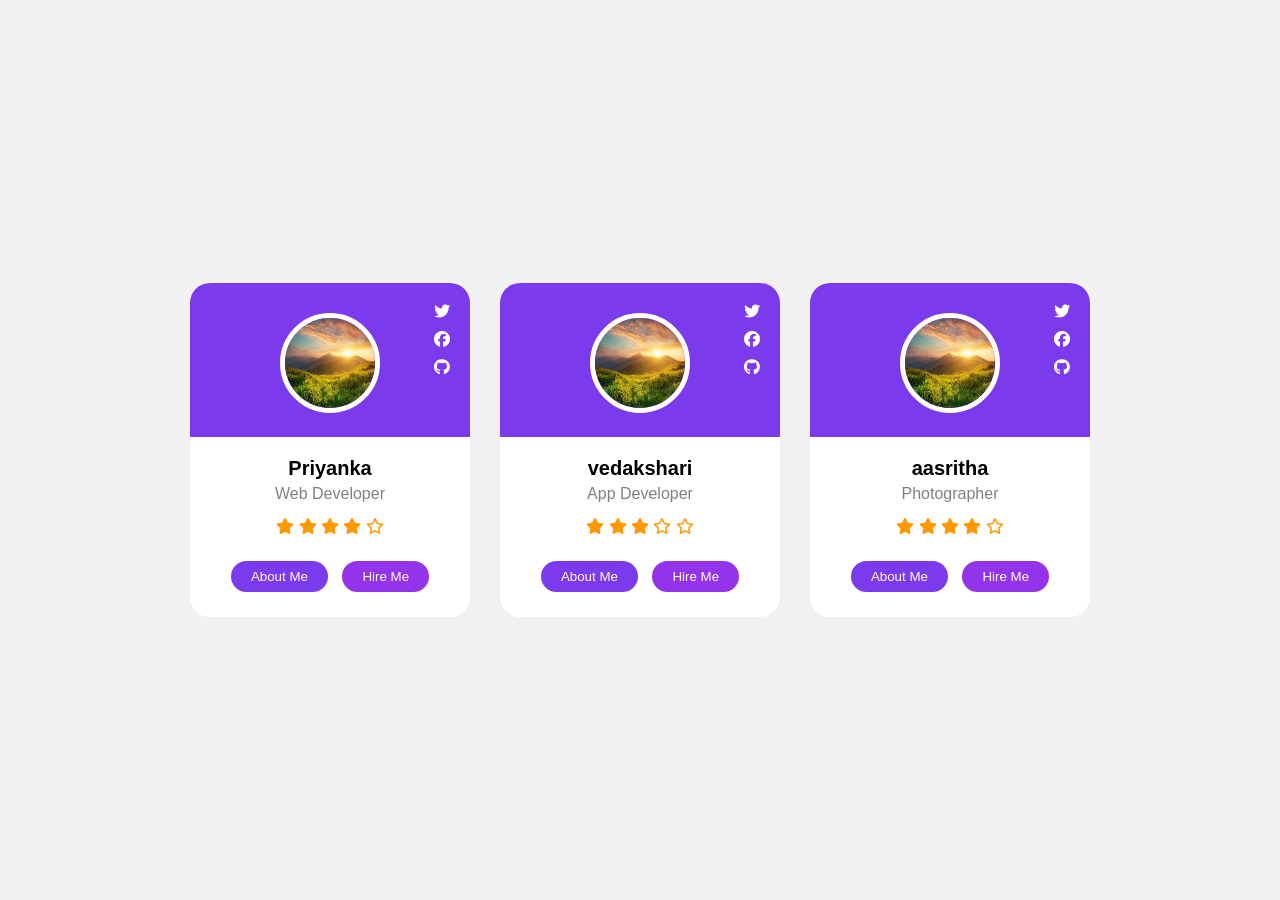
<file: index.html>
<!DOCTYPE html>
<html lang="en">
<head>
  <meta charset="UTF-8">
  <meta name="viewport" content="width=device-width, initial-scale=1.0">
  <title>Profile Cards</title>
  <link rel="stylesheet" href="style.css">
  <link rel="stylesheet" href="https://cdnjs.cloudflare.com/ajax/libs/font-awesome/6.5.0/css/all.min.css">
</head>
<body>
  <div class="card-container">
    
    <!-- Card 1 -->
    <div class="card">
      <div class="card-header">
        <img src="./nature1.jpg" alt="Priyanka">
        <div class="socials">
          <a href="#"><i class="fab fa-twitter"></i></a>
          <a href="#"><i class="fab fa-facebook"></i></a>
          <a href="#"><i class="fab fa-github"></i></a>
        </div>
      </div>
      <div class="card-body">
        <h3>Priyanka</h3>
        <p>Web Developer</p>
        <div class="stars">
          <i class="fas fa-star"></i>
          <i class="fas fa-star"></i>
          <i class="fas fa-star"></i>
          <i class="fas fa-star"></i>
          <i class="far fa-star"></i>
        </div>
        <div class="buttons">
          <button>About Me</button>
          <button class="hire">Hire Me</button>
        </div>
      </div>
    </div>

    <!-- Card 2 -->
    <div class="card">
      <div class="card-header">
        <img src="./nature1.jpg" alt="vedakshari">
        <div class="socials">
          <a href="#"><i class="fab fa-twitter"></i></a>
          <a href="#"><i class="fab fa-facebook"></i></a>
          <a href="#"><i class="fab fa-github"></i></a>
        </div>
      </div>
      <div class="card-body">
        <h3>vedakshari</h3>
        <p>App Developer</p>
        <div class="stars">
          <i class="fas fa-star"></i>
          <i class="fas fa-star"></i>
          <i class="fas fa-star"></i>
          <i class="far fa-star"></i>
          <i class="far fa-star"></i>
        </div>
        <div class="buttons">
          <button>About Me</button>
          <button class="hire">Hire Me</button>
        </div>
      </div>
    </div>

    <!-- Card 3 -->
    <div class="card">
      <div class="card-header">
        <img src="./nature1.jpg" alt="aasritha">
        <div class="socials">
          <a href="#"><i class="fab fa-twitter"></i></a>
          <a href="#"><i class="fab fa-facebook"></i></a>
          <a href="#"><i class="fab fa-github"></i></a>
        </div>
      </div>
      <div class="card-body">
        <h3>aasritha</h3>
        <p>Photographer</p>
        <div class="stars">
          <i class="fas fa-star"></i>
          <i class="fas fa-star"></i>
          <i class="fas fa-star"></i>
          <i class="fas fa-star"></i>
          <i class="far fa-star"></i>
        </div>
        <div class="buttons">
          <button>About Me</button>
          <button class="hire">Hire Me</button>
        </div>
      </div>
    </div>

  </div>
</body>
</html>
</file>
<file: style.css>
* {
  margin: 0;
  padding: 0;
  box-sizing: border-box;
  font-family: "Poppins", sans-serif;
}

body {
  background: #f1f1f1;
  display: flex;
  justify-content: center;
  align-items: center;
  min-height: 100vh;
}

.card-container {
  display: flex;
  gap: 30px;
  flex-wrap: wrap;
  justify-content: center;
}

.card {
  background: #fff;
  width: 280px;
  border-radius: 20px;
  overflow: hidden;
  text-align: center;
  transition: 0.3s;
}

.card:hover {
  transform: translateY(-8px);
}

.card-header {
  background: #7c3aed; /* Purple top */
  padding: 20px;
  position: relative;
}

.card-header img {
  width: 100px;
  height: 100px;
  border-radius: 50%;
  border: 5px solid #fff;
  margin-top: 10px;
}

.socials {
  position: absolute;
  top: 20px;
  right: 20px;
  display: flex;
  flex-direction: column;
  gap: 10px;
}

.socials a {
  color: #fff;
  font-size: 16px;
  transition: 0.3s;
}

.socials a:hover {
  color: #ffd700;
}

.card-body {
  padding: 20px;
}

.card-body h3 {
  font-size: 20px;
  margin-bottom: 5px;
}

.card-body p {
  color: gray;
  margin-bottom: 15px;
}

.stars {
  color: #ff9800;
  margin-bottom: 20px;
}

.buttons button {
  border: none;
  outline: none;
  padding: 8px 20px;
  margin: 5px;
  border-radius: 20px;
  cursor: pointer;
  background: #7c3aed;
  color: #fff;
  transition: 0.3s;
}

.buttons button:hover {
  background: #5b21b6;
}

.buttons .hire {
  background: #9333ea;
}
</file>
